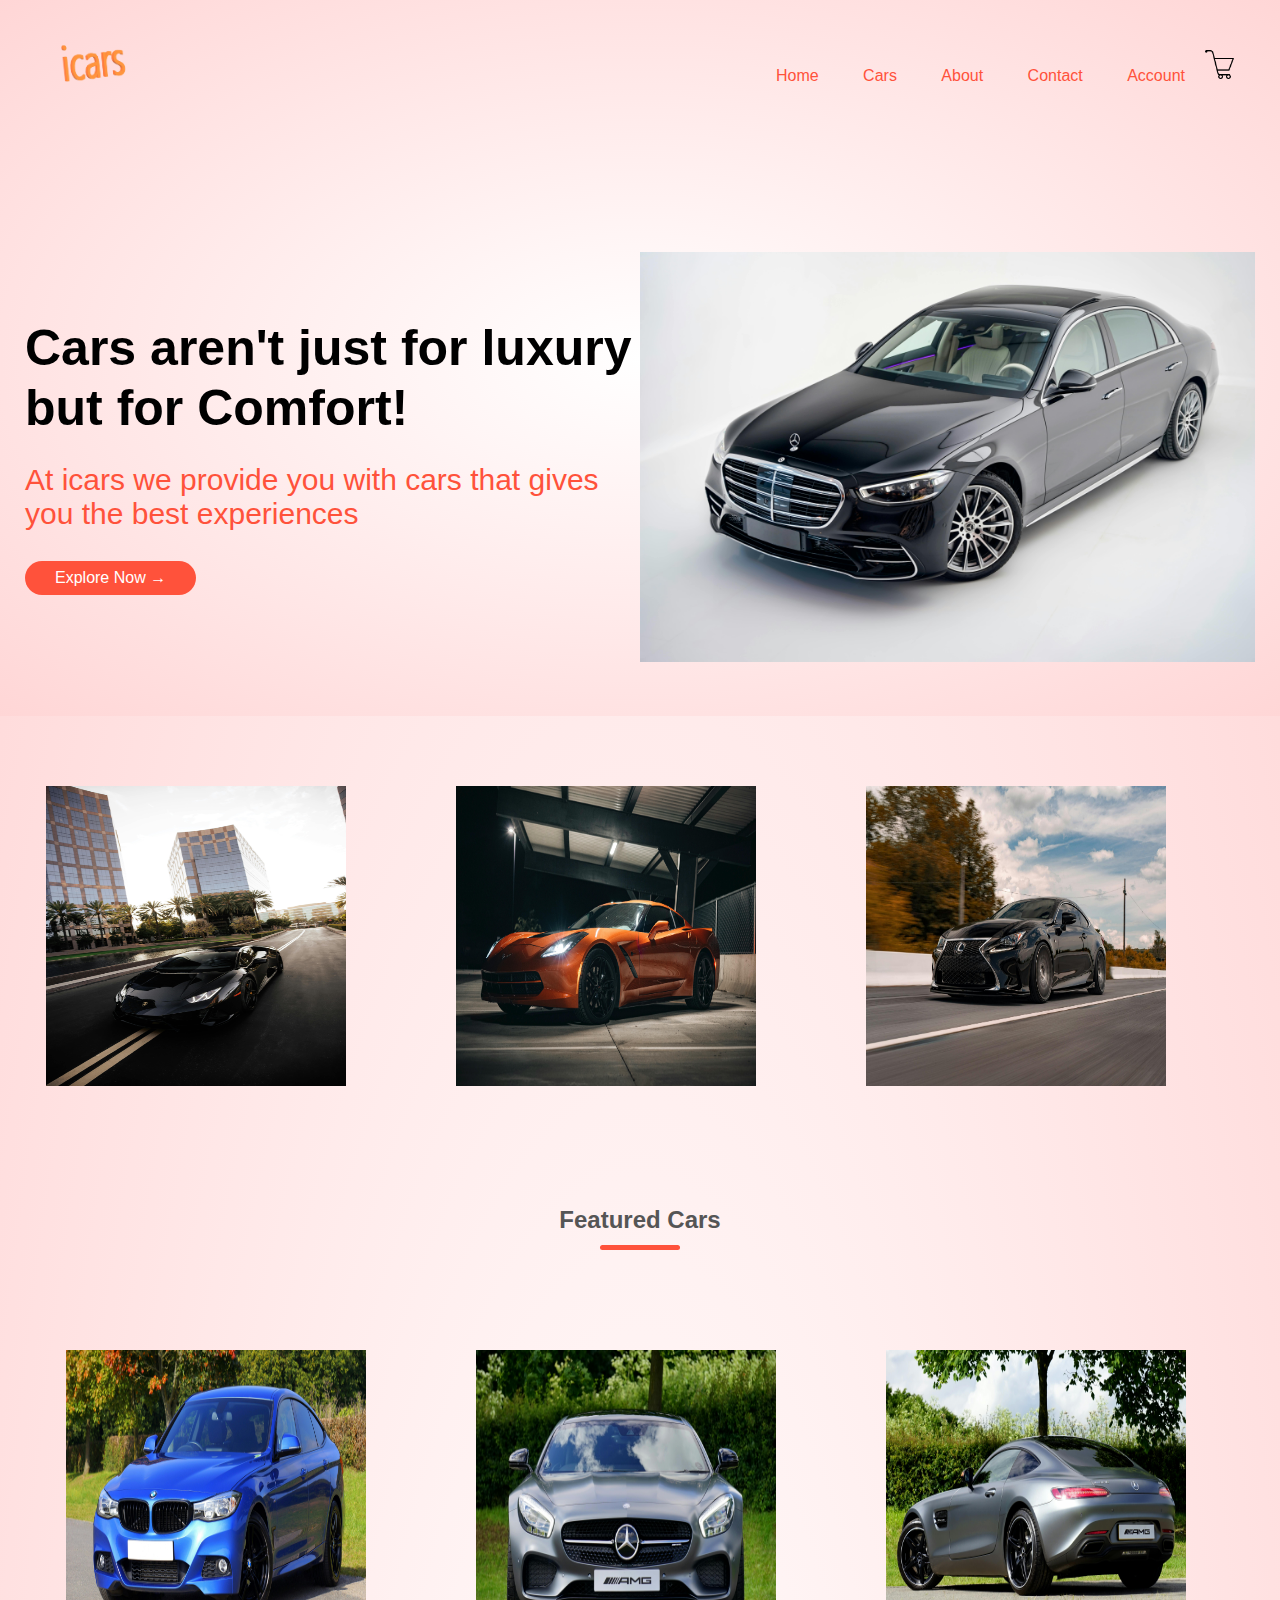
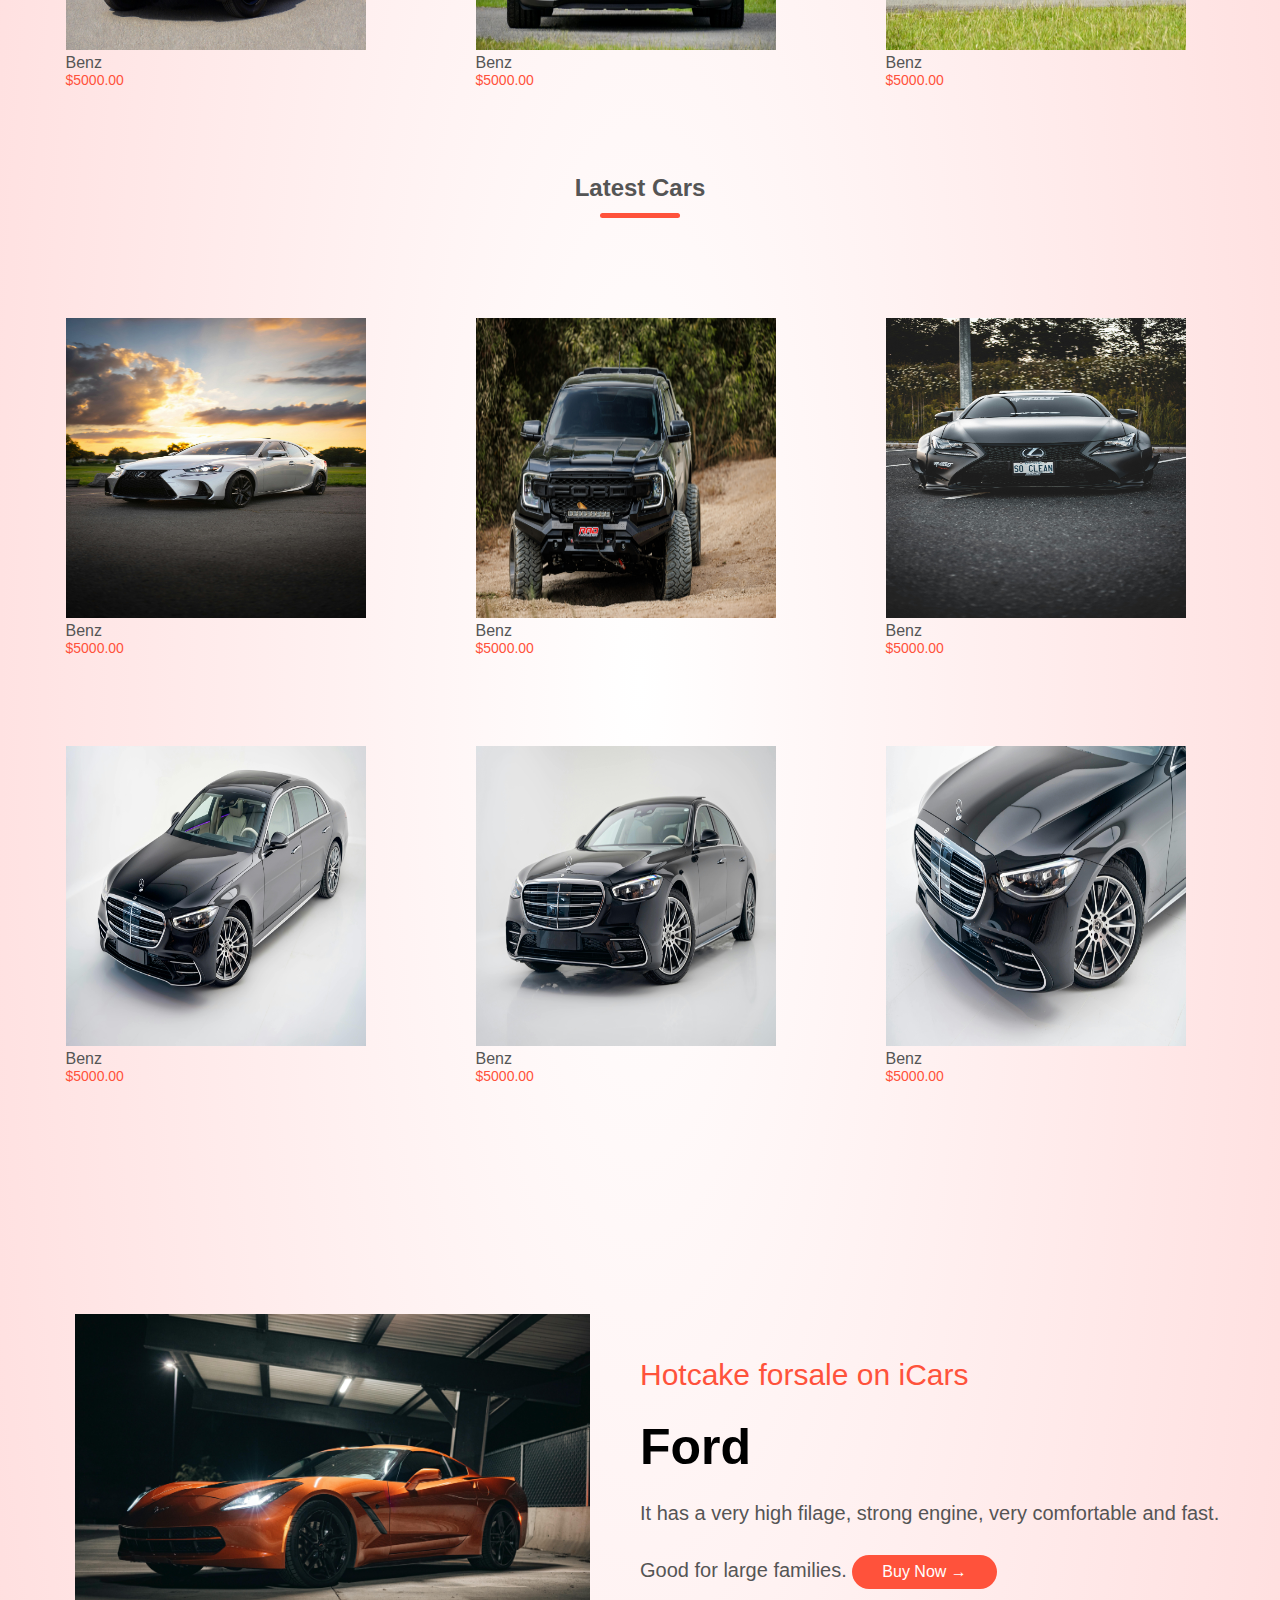
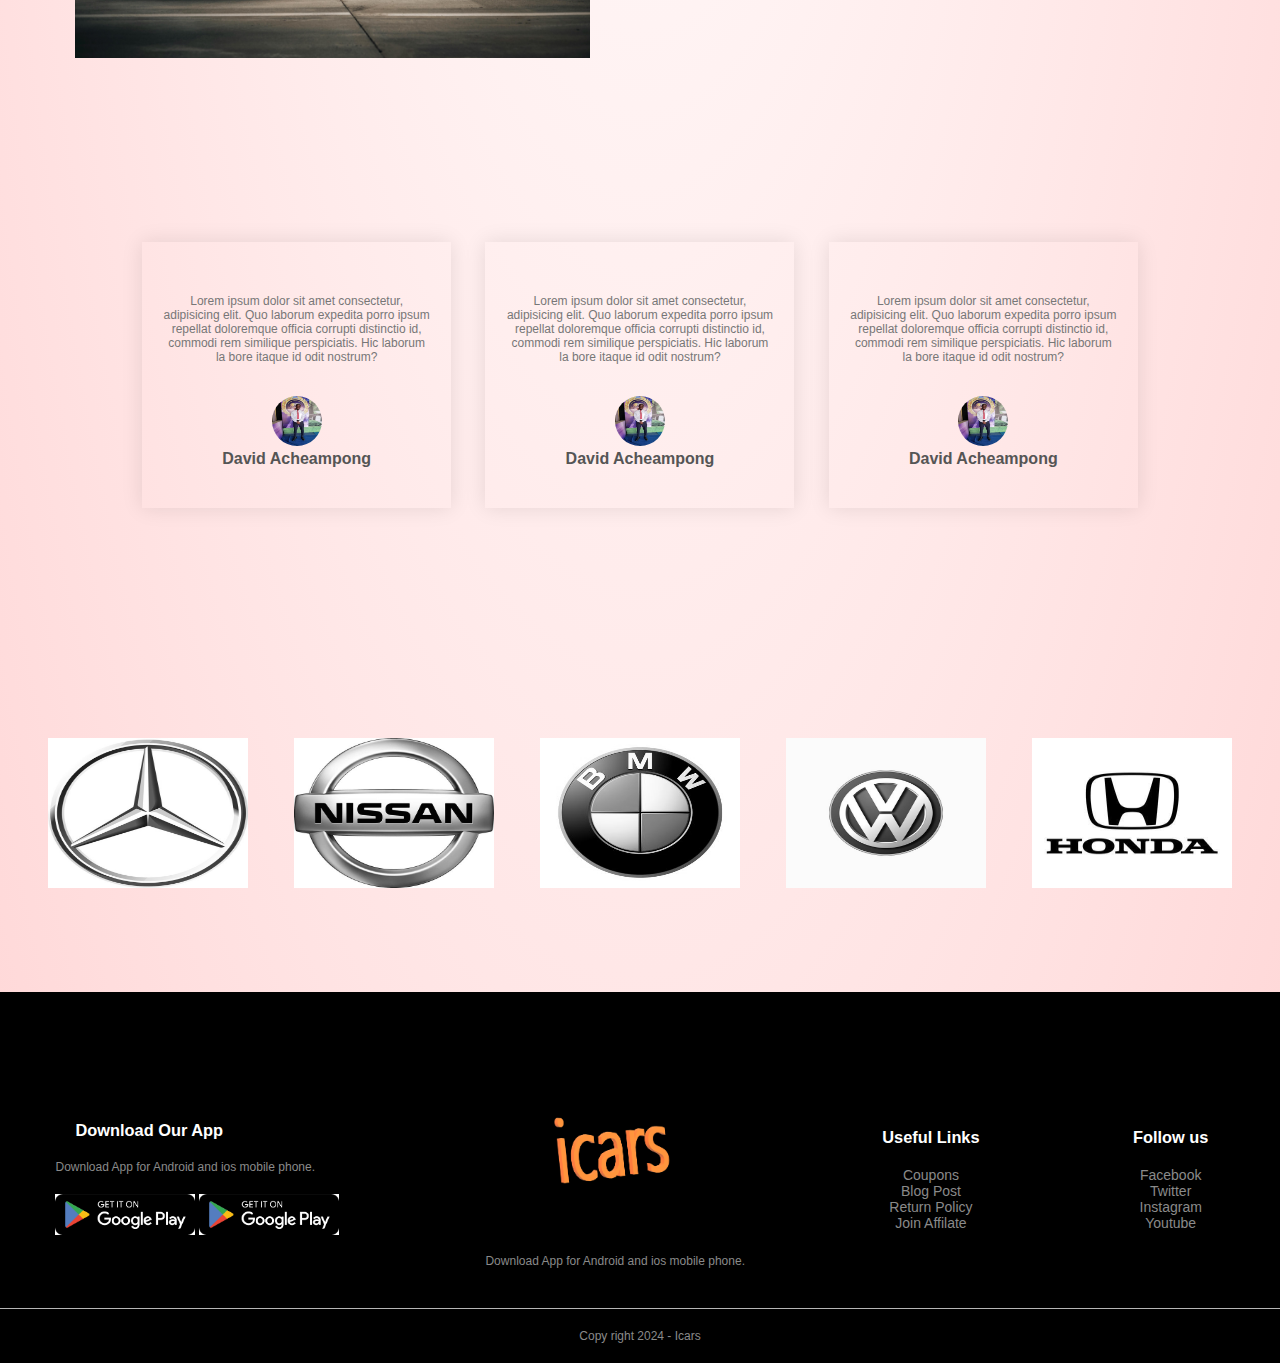
<file: index.html>
<!DOCTYPE html>
<html lang="en">
<head>
    <meta charset="UTF-8">
    <meta name="viewport" content="width=device-width, initial-scale=1.0">
    <title>icars</title>
    <link rel="stylesheet" href="style.css">
</head>
<body>

    <div class="header">
        <div class="container">
            <div class="navbar">
                <div class="logo">
                    <a href="index.html"><img src="img/LL.png" width="100px"></a>
                </div>
                <nav>
                    <ul id="MenuItems">
                        <li><a href="index.html">Home</a></li>
                        <li><a href="cars.html">Cars</a></li>
                        <li><a href="">About</a></li>
                        <li><a href="">Contact</a></li>
                        <li><a href="acc.html">Account</a></li>
                    </ul>
                </nav>
               <a href="cart.html"><img src="img/cart.png" width="30px" height="30px"></a> 
                <img src="img/menu.png" class="menu-icon" onclick="menutoggle()">
            </div>
            <div class="row">
                <div class="col-2">
                    <h1>Cars aren't just for luxury<br> but for Comfort!</h1>
                    <p>At icars we provide you with cars that gives <br> you the best experiences</p>
                    <a href="" class="btn">Explore Now &#8594;</a>
                </div>
                <div class="col-2">
                    <img src="img/5.jpg" >
                </div>
    
            </div>
        </div>   

    </div>

    <!---------------featured categories------------->
    <div class="categories">
        <div class="small-container">
            <div class="row">
                <div class="col-3">
                    <img src="img/1.jpg">
                </div>
                <div class="col-3">
                    <img src="img/10.jpg">
                </div>
                <div class="col-3">
                    <img src="img/9.jpg">
                </div>
            </div>
        </div>
        
    </div>

    <!-----------------featured Cars------------>
    <div class="small-container">
        <h2 class="title">Featured Cars</h2>
        <div class="row">
            <div class="col-4">
                <a href="Cars-details.html"><img src="img/15.jpg"></a>
                <h4>Benz</h4>
                <p>$5000.00</p>
                <div class="rating">

                </div>
            </div>
            <div class="col-4">
                <img src="img/14.jpg">
                <h4>Benz</h4>
                <p>$5000.00</p>
            </div>
            <div class="col-4">
                <img src="img/13.jpg">
                <h4>Benz</h4>
                <p>$5000.00</p>
            </div>
        </div>

        <h2 class="title">Latest Cars</h2>
        <div class="row">
            <div class="col-4">
                <img src="img/2.jpg">
                <h4>Benz</h4>
                <p>$5000.00</p>
                <div class="rating">

                </div>
            </div>
            <div class="col-4">
                <img src="img/3.jpg">
                <h4>Benz</h4>
                <p>$5000.00</p>
            </div>
            <div class="col-4">
                <img src="img/4.jpg">
                <h4>Benz</h4>
                <p>$5000.00</p>
            </div>
        </div>
        <div class="row">
            <div class="col-4">
                <img src="img/5.jpg">
                <h4>Benz</h4>
                <p>$5000.00</p>
                <div class="rating">

                </div>
            </div>
            <div class="col-4">
                <img src="img/6.jpg">
                <h4>Benz</h4>
                <p>$5000.00</p>
            </div>
            <div class="col-4">
                <img src="img/7.jpg">
                <h4>Benz</h4>
                <p>$5000.00</p>
            </div>
        </div>

    </div>

    <!-----------------offer------------>
    <div class="offer">
        <div class="small-container">
            <div class="row">
                <div class="col-2">
                    <img src="img/10.jpg" class="offer-img">
                </div>
                <div class="col-2">
                    <p>Hotcake forsale on iCars</p>
                    <h1>Ford</h1>
                    <small>
                        It has a very high filage, strong engine, very comfortable and fast. Good for large
                        families.
                    </small>
                    <a href="" class="btn">Buy Now &#8594;</a>
                </div>
            </div>
        </div>
    </div>
    
<!-----      testimonial-  ------>
    <div class="testimonial">
        <div class="small-container">
            <div class="row">
                <div class="col-3" >
                    <div class="tim">
                        <p class="tp">
                            Lorem ipsum dolor sit amet consectetur, adipisicing elit. Quo 
                            laborum expedita porro ipsum repellat doloremque officia corrupti
                             distinctio id, commodi rem similique perspiciatis. Hic laborum la
                             bore itaque id odit nostrum?
                        </p>
                        <img src="img/Ppic.jpeg">
                        <h3>David Acheampong</h3>
                    </div>
                </div>
                <div class="col-3" >
                    <div class="tim">
                        <p class="tp">
                            Lorem ipsum dolor sit amet consectetur, adipisicing elit. Quo 
                            laborum expedita porro ipsum repellat doloremque officia corrupti
                             distinctio id, commodi rem similique perspiciatis. Hic laborum la
                             bore itaque id odit nostrum?
                        </p>
                        <img src="img/Ppic.jpeg">
                        <h3>David Acheampong</h3>
                    </div>
                </div>
                <div class="col-3" >
                    <div class="tim">
                        <p class="tp">
                            Lorem ipsum dolor sit amet consectetur, adipisicing elit. Quo 
                            laborum expedita porro ipsum repellat doloremque officia corrupti
                             distinctio id, commodi rem similique perspiciatis. Hic laborum la
                             bore itaque id odit nostrum?
                        </p>
                        <img src="img/Ppic.jpeg">
                        <h3>David Acheampong</h3>
                    </div>
                </div>
            </div>
        </div>
    </div>

    <!-----     Brands-  ------>
    <div class="brands">
        <div class="small-container">
            <div class="row">
                <div class="col-5">
                    <img src="img/mercedes.jpg">
                </div>
                <div class="col-5">
                    <img src="img/nissan.jpg">
                </div>
                <div class="col-5">
                    <img src="img/bmw logo.jpg">
                </div>
                <div class="col-5">
                    <img src="img/vw.jpg">
                </div>
                <div class="col-5">
                    <img src="img/honda.jpg">
                </div>
            </div>

        </div>
    </div>

    <!-----   footer  ------>
    <div class="footer">
        <div class="container">
            <div class="row">
                <div class="footer-col-1">
                    <h3>Download Our App</h3>
                    <p>Download App for Android and ios mobile phone.</p>
                    <div class="app-logo">
                        <img src="img/plays.png">
                        <img src="img/plays.png">
                    </div>
                </div>
                <div class="footer-col-2">
                    <img src="img/LL.png">
                    <p>Download App for Android and ios mobile phone.</p>
                </div>
                <div class="footer-col-3">
                    <h3>Useful Links</h3>
                    <ul>
                        <li>Coupons</li>
                        <li>Blog Post</li>
                        <li>Return Policy</li>
                        <li>Join Affilate</li>
                    </ul>
                </div>
                <div class="footer-col-4">
                    <h3>Follow us</h3>
                    <ul>
                        <li>Facebook</li>
                        <li>Twitter</li>
                        <li>Instagram</li>
                        <li>Youtube</li>
                    </ul>
                </div>
            </div>
        </div>
        <hr>
        <p class="copyright">Copy right 2024 - Icars</p>
    </div>
    
   <!---------js for toggle menu  -->
   <script>
    var MenuItems = document.getElementById("MenuItems");

    MenuItems.style.maxHeight = "0px"

    function menutoggle(){

        if (MenuItems.style.maxHeight == "0px")
        {
            MenuItems.style.maxHeight = "200px"
        }
        else
        {
            MenuItems.style.maxHeight = "0px"
        }
    }
   </script>

</body>
</html>
</file>
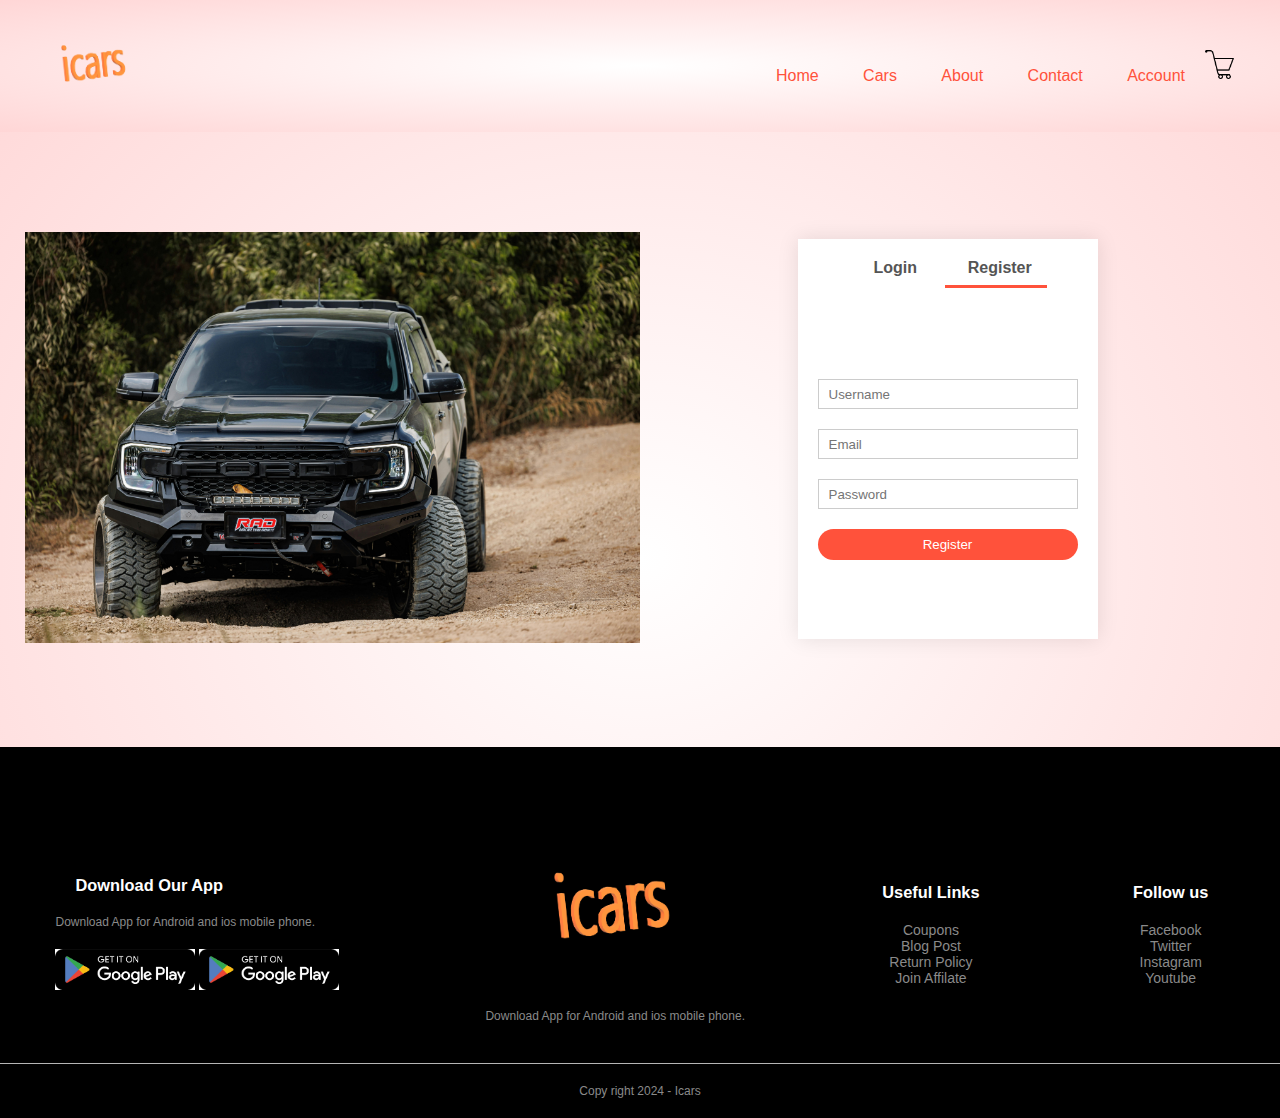
<file: acc.html>
<!DOCTYPE html>
<html lang="en">
<head>
    <meta charset="UTF-8">
    <meta name="viewport" content="width=device-width, initial-scale=1.0">
    <title>Account - icars</title>
    <link rel="stylesheet" href="style.css">
</head>
<body>
    <div class="header">
        <div class="container">
            <div class="navbar">
                <div class="logo">
                    <a href="index.html"><img src="img/LL.png" width="100px"></a>
                </div>
                <nav>
                    <ul id="MenuItems">
                        <li><a href="index.html">Home</a></li>
                        <li><a href="cars.html">Cars</a></li>
                        <li><a href="">About</a></li>
                        <li><a href="">Contact</a></li>
                        <li><a href="acc.html">Account</a></li>
                    </ul>
                </nav>
               <a href="cart.html"><img src="img/cart.png" width="30px" height="30px"></a> 
                <img src="img/menu.png" class="menu-icon" onclick="menutoggle()">
            </div>
        </div>   
    </div>

    <!------------------ account page ----------------->
    <div class="account-page">
        <div class="container">
            <div class="row">
                <div class="col-2">
                    <img src="img/3.jpg" width="100%">
                </div>
                <div class="col-2">
                    <div class="form-container">
                        <div class="form-btn">
                            <span onclick="login()">Login</span>
                            <span onclick="register()">Register</span>
                            <hr id="Indicator">   
                        </div>

                        <form id="LoginForm">
                           <input type="text" placeholder="Username"> 
                           <input type="password" placeholder="Password">
                           <button type="submit" class="btn">Login</button>
                           <a href="">Forgot password</a> 
                        </form>

                        <form id="RegForm">
                            <input type="text" placeholder="Username"> 
                            <input type="email" placeholder="Email"> 
                            <input type="password" placeholder="Password">
                            <button type="submit" class="btn">Register</button>
                         </form>
                    </div>
                </div>
            </div>
        </div>
    </div>


    

    <!-----   footer  ------>
    <div class="footer">
        <div class="container">
            <div class="row">
                <div class="footer-col-1">
                    <h3>Download Our App</h3>
                    <p>Download App for Android and ios mobile phone.</p>
                    <div class="app-logo">
                        <img src="img/plays.png">
                        <img src="img/plays.png">
                    </div>
                </div>
                <div class="footer-col-2">
                    <img src="img/LL.png">
                    <p>Download App for Android and ios mobile phone.</p>
                </div>
                <div class="footer-col-3">
                    <h3>Useful Links</h3>
                    <ul>
                        <li>Coupons</li>
                        <li>Blog Post</li>
                        <li>Return Policy</li>
                        <li>Join Affilate</li>
                    </ul>
                </div>
                <div class="footer-col-4">
                    <h3>Follow us</h3>
                    <ul>
                        <li>Facebook</li>
                        <li>Twitter</li>
                        <li>Instagram</li>
                        <li>Youtube</li>
                    </ul>
                </div>
            </div>
        </div>
        <hr>
        <p class="copyright">Copy right 2024 - Icars</p>
    </div>
    
   <!-------------- js for toggle menu  ---------->
   <script>
    var MenuItems = document.getElementById("MenuItems");

    MenuItems.style.maxHeight = "0px"

    function menutoggle(){

        if (MenuItems.style.maxHeight == "0px")
        {
            MenuItems.style.maxHeight = "200px"
        }
        else
        {
            MenuItems.style.maxHeight = "0px"
        }
    }
   </script>  

   <!-------------- js for toggle Form  ---------->

   <script>
    var LoginForm = document.getElementById("LoginForm");
    var RegForm = document.getElementById("RegForm");
    var Indicator = document.getElementById("Indicator");


       
    function register(){
            RegForm.style.transform = "translateX(0px)";
            LoginForm.style.transform = "translateX(0px)";
            Indicator.style.transform = "translateX(100px)"
        }


      function login(){
            RegForm.style.transform = "translateX(300px)";
            LoginForm.style.transform = "translateX(300px)";
            Indicator.style.transform = "translateX(0px)"
        }    

   </script>

</body>
</html>
</file>
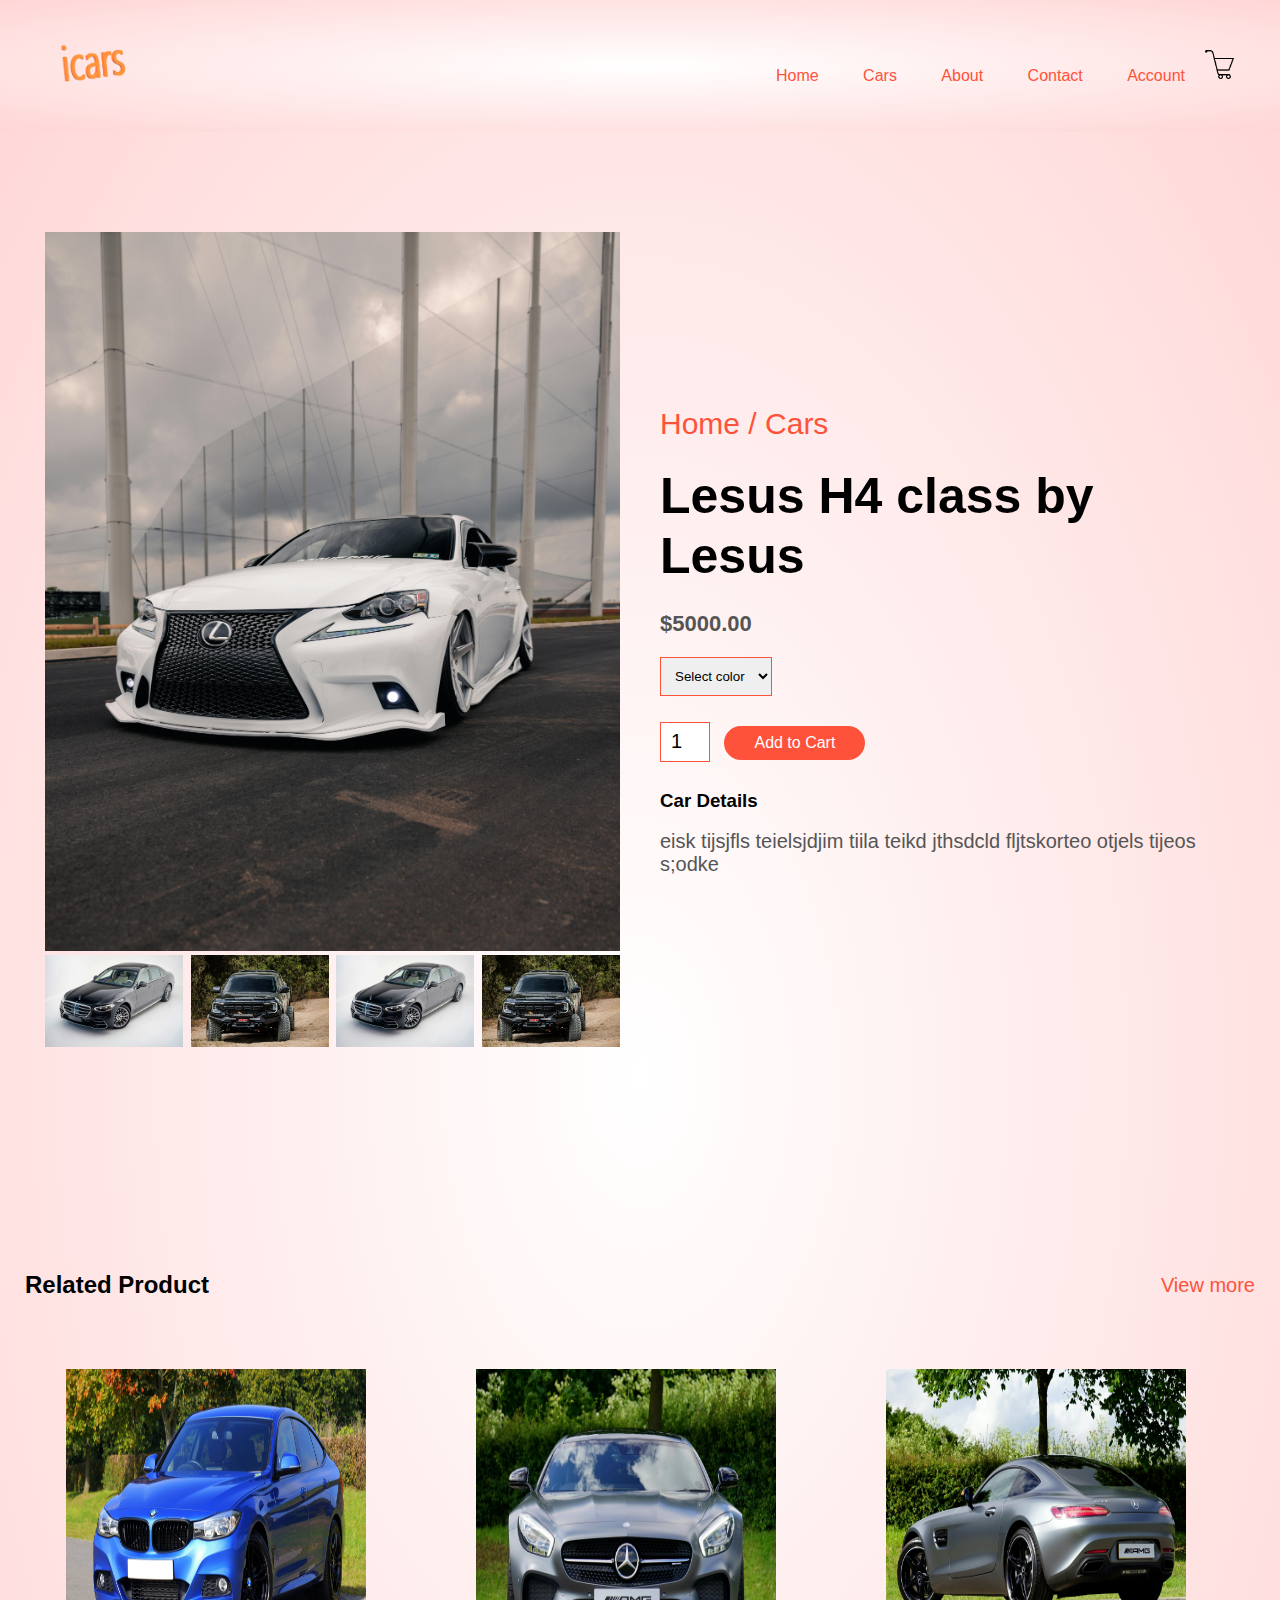
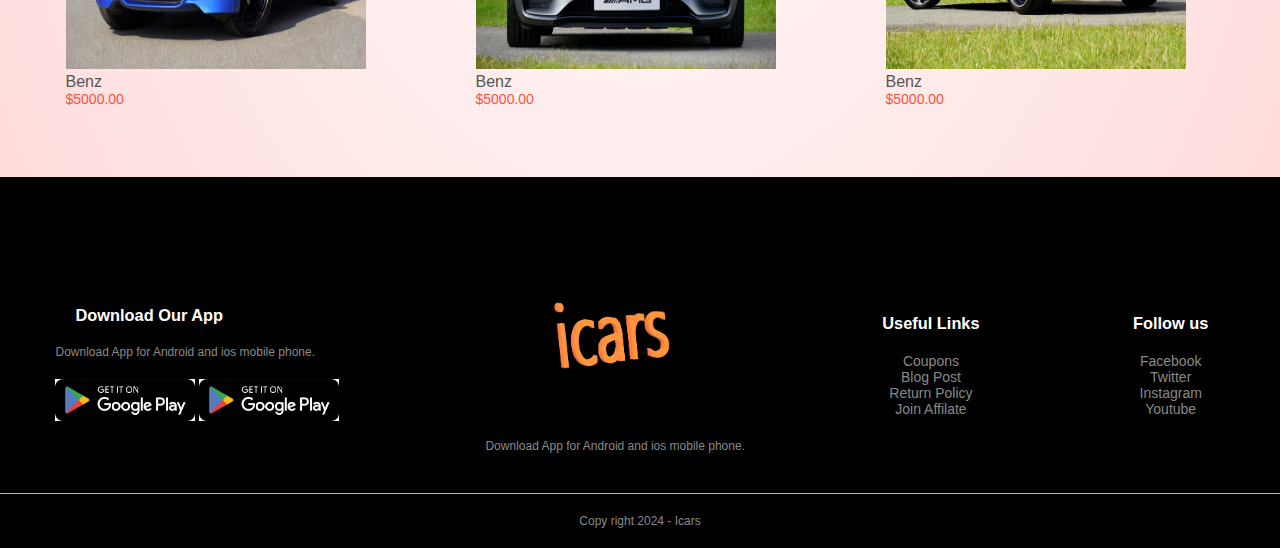
<file: Cars-details.html>
<!DOCTYPE html>
<html lang="en">
<head>
    <meta charset="UTF-8">
    <meta name="viewport" content="width=device-width, initial-scale=1.0">
    <title>All Cars - icars</title>
    <link rel="stylesheet" href="style.css">
</head>
<body>
    <div class="header">
        <div class="container">
            <div class="navbar">
                <div class="logo">
                    <a href="index.html"><img src="img/LL.png" width="100px"></a>
                </div>
                <nav>
                    <ul id="MenuItems">
                        <li><a href="index.html">Home</a></li>
                        <li><a href="cars.html">Cars</a></li>
                        <li><a href="">About</a></li>
                        <li><a href="">Contact</a></li>
                        <li><a href="acc.html">Account</a></li>
                    </ul>
                </nav>
               <a href="cart.html"><img src="img/cart.png" width="30px" height="30px"></a> 
                <img src="img/menu.png" class="menu-icon" onclick="menutoggle()">
            </div>   
        </div>   
    </div>

<!-----------single product details ------------->    

    <div class="small-container single-car">
        <div class="row">
            <div class="col-2">
                <img src="img/11.jpg" width="100%" id="CarImg">
                <div class="small-img-row">
                    <div class="small-img-col">
                        <img src="img/5.jpg" width="100%" class="small-img">
                    </div>
                    <div class="small-img-col">
                        <img src="img/3.jpg" width="100%" class="small-img">
                    </div>
                    <div class="small-img-col">
                        <img src="img/5.jpg" width="100%" class="small-img">
                    </div>
                    <div class="small-img-col">
                        <img src="img/3.jpg" width="100%" class="small-img">
                    </div>
                </div>


            </div>
            <div class="col-2">
                <p>Home / Cars</p>
                <h1>Lesus H4 class by Lesus</h1>
                <h4>$5000.00</h4>
                <select >
                    <option>Select color</option>
                    <option>Black</option>
                    <option>Red</option>
                    <option>White</option>
                </select>
                <input type="number" value="1">
                <a href="" class="btn">Add to Cart</a>

                <h3>Car Details <i class="fa fa-indent"></i></h3>
                <br>
                <p id="cd">eisk tijsjfls teielsjdjim tiila teikd jthsdcld 
                    fljtskorteo otjels  tijeos s;odke 
                </p>
            </div>
        </div>
    </div>

   <!---------- title  ---------------------->
   <div class="small-container">
        <div class="row row-2">
            <h2>Related Product</h2>
            <p>View more</p>
        </div>
   </div>


      <!---------- Cars  ---------------------->
    <div class="small-container">

        <div class="row">
            <div class="col-4">
                <img src="img/15.jpg">
                <h4>Benz</h4>
                <p>$5000.00</p>
                <div class="rating">

                </div>
            </div>
            <div class="col-4">
                <img src="img/14.jpg">
                <h4>Benz</h4>
                <p>$5000.00</p>
            </div>
            <div class="col-4">
                <img src="img/13.jpg">
                <h4>Benz</h4>
                <p>$5000.00</p>
            </div>
        </div>
    </div>


    <!-----   footer  ------>
    <div class="footer">
        <div class="container">
            <div class="row">
                <div class="footer-col-1">
                    <h3>Download Our App</h3>
                    <p>Download App for Android and ios mobile phone.</p>
                    <div class="app-logo">
                        <img src="img/plays.png">
                        <img src="img/plays.png">
                    </div>
                </div>
                <div class="footer-col-2">
                    <img src="img/LL.png">
                    <p>Download App for Android and ios mobile phone.</p>
                </div>
                <div class="footer-col-3">
                    <h3>Useful Links</h3>
                    <ul>
                        <li>Coupons</li>
                        <li>Blog Post</li>
                        <li>Return Policy</li>
                        <li>Join Affilate</li>
                    </ul>
                </div>
                <div class="footer-col-4">
                    <h3>Follow us</h3>
                    <ul>
                        <li>Facebook</li>
                        <li>Twitter</li>
                        <li>Instagram</li>
                        <li>Youtube</li>
                    </ul>
                </div>
            </div>
        </div>
        <hr>
        <p class="copyright">Copy right 2024 - Icars</p>
    </div>
    
   <!---------js for toggle menu  -->
   <script>
    var MenuItems = document.getElementById("MenuItems");

    MenuItems.style.maxHeight = "0px"

    function menutoggle(){

        if (MenuItems.style.maxHeight == "0px")
        {
            MenuItems.style.maxHeight = "200px"
        }
        else
        {
            MenuItems.style.maxHeight = "0px"
        }
    }
   </script>


<!--------------js for car gallery --------->

   <script>
        var CarImg = document.getElementById("CarImg");
        var SmallImg = document.getElementsByClassName("small-img");

        SmallImg[0].onclick = function()
        {
            CarImg.src = SmallImg[0].src;
        }
        SmallImg[1].onclick = function()
        {
            CarImg.src = SmallImg[1].src;
        }
        SmallImg[2].onclick = function()
        {
            CarImg.src = SmallImg[2].src;
        }
        SmallImg[3].onclick = function()
        {
            CarImg.src = SmallImg[3].src;
        }

   </script>

</body>
</html>
</file>
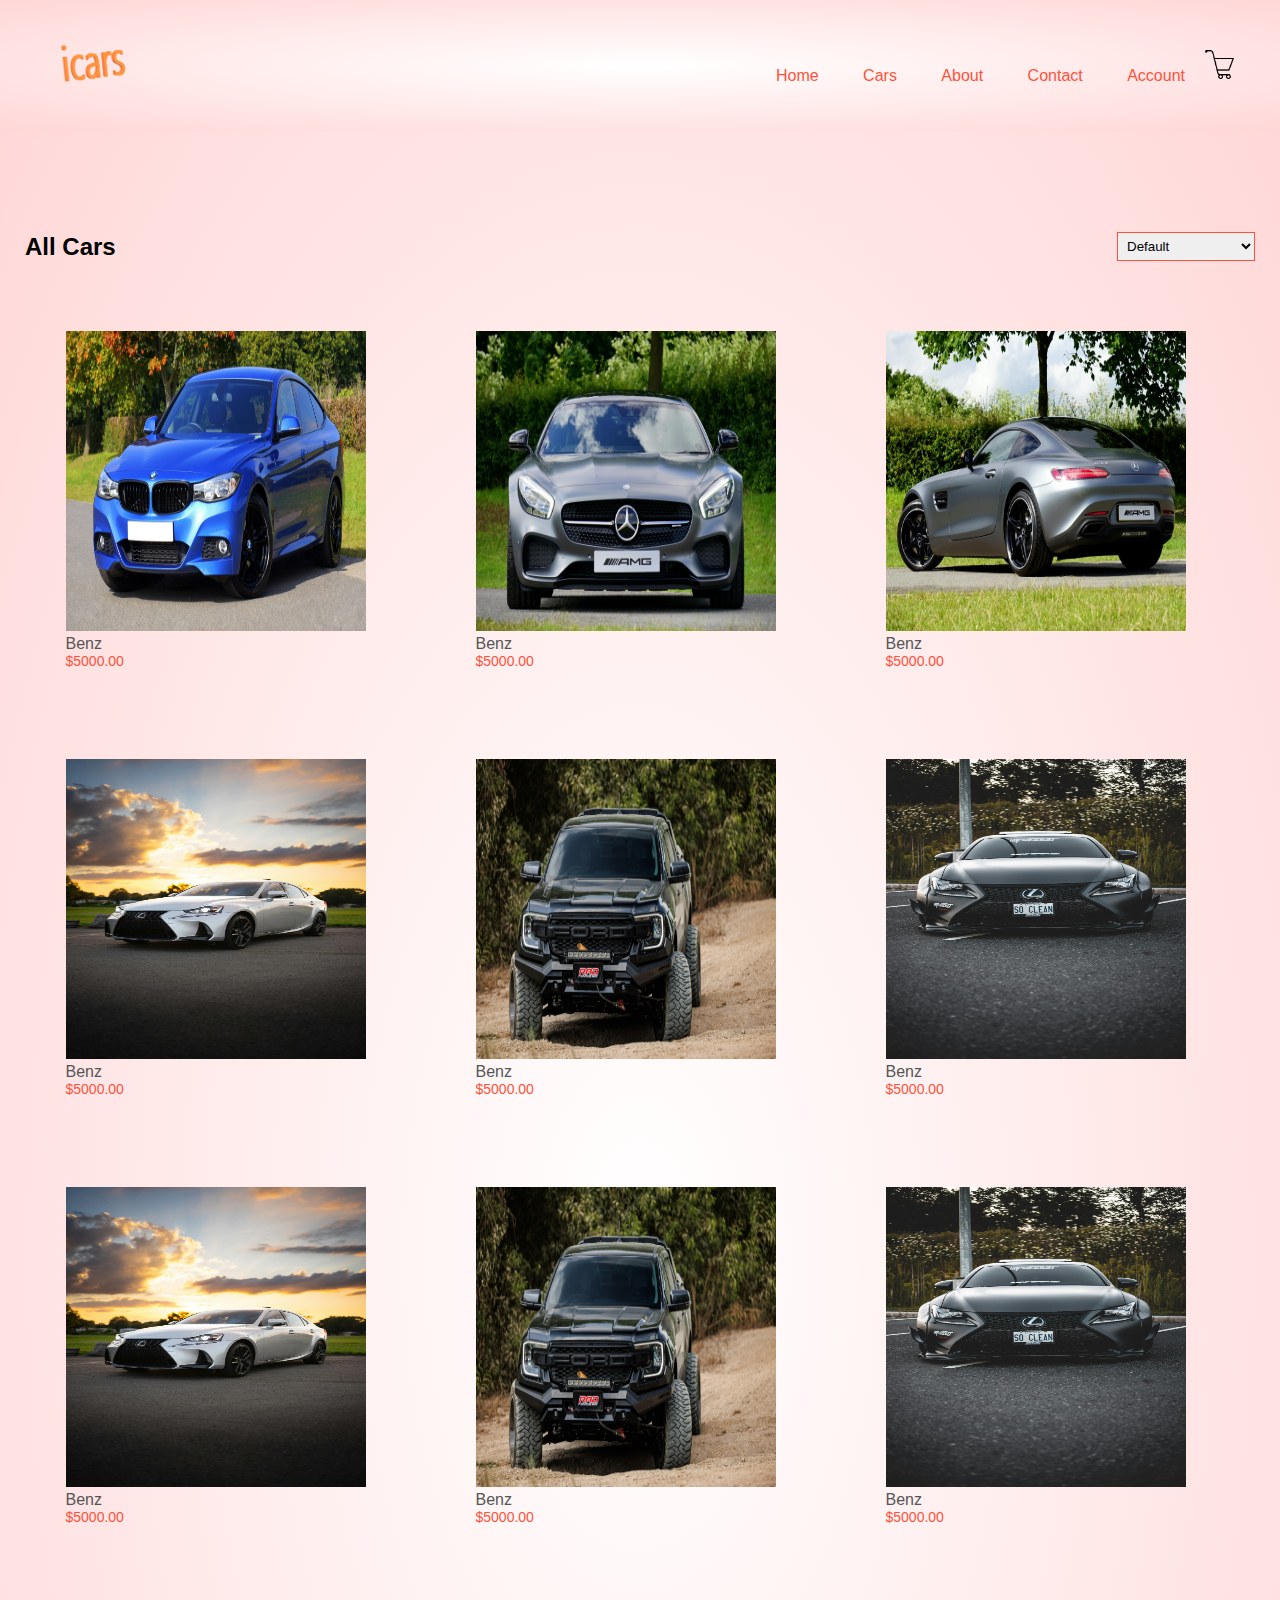
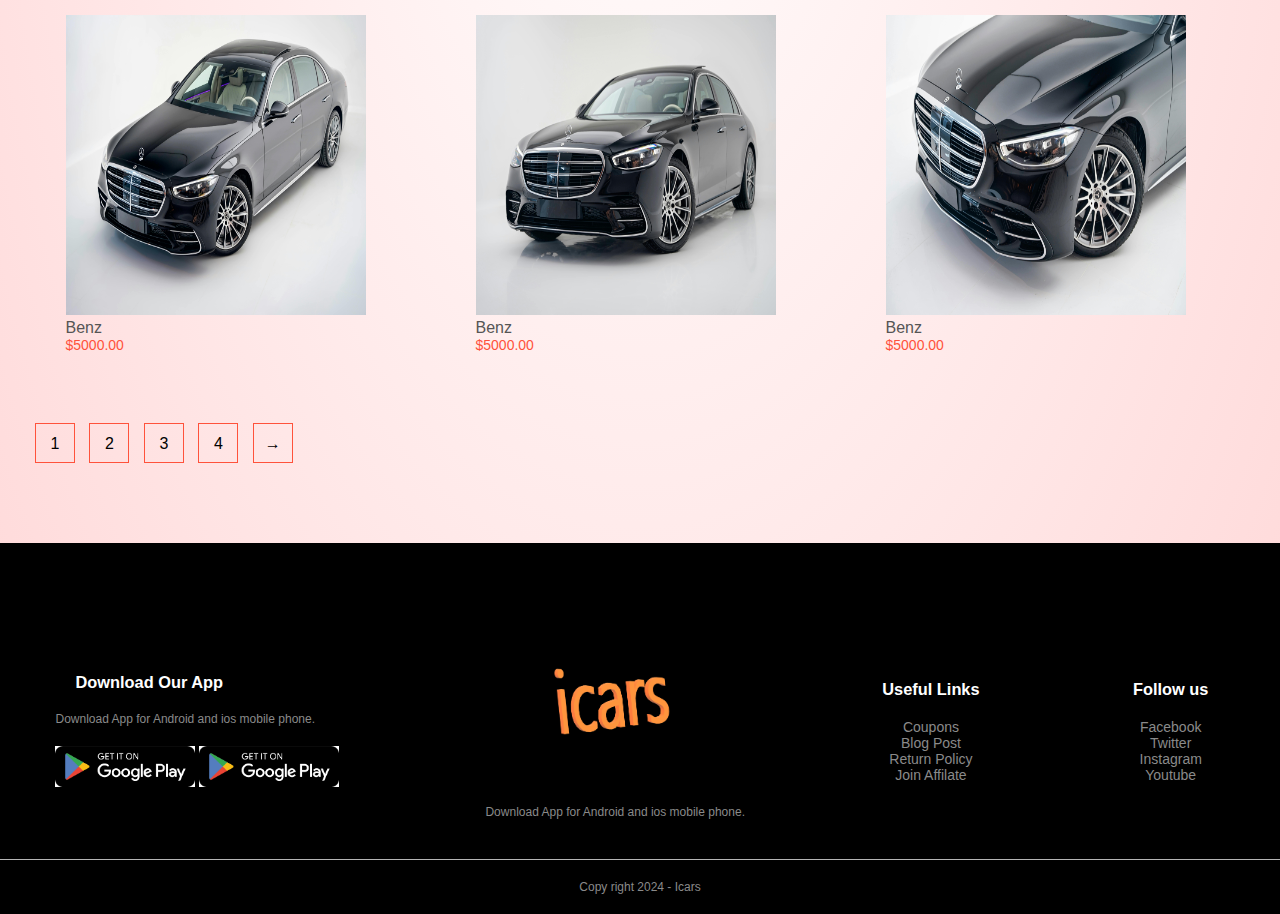
<file: cars.html>
<!DOCTYPE html>
<html lang="en">
<head>
    <meta charset="UTF-8">
    <meta name="viewport" content="width=device-width, initial-scale=1.0">
    <title>All Cars - icars</title>
    <link rel="stylesheet" href="style.css">
</head>
<body>
    <div class="header">
        <div class="container">
            <div class="navbar">
                <div class="logo">
                    <a href="index.html"><img src="img/LL.png" width="100px"></a>
                </div>
                <nav>
                    <ul id="MenuItems">
                        <li><a href="index.html">Home</a></li>
                        <li><a href="cars.html">Cars</a></li>
                        <li><a href="">About</a></li>
                        <li><a href="">Contact</a></li>
                        <li><a href="acc.html">Account</a></li>
                    </ul>
                </nav>
               <a href="cart.html"><img src="img/cart.png" width="30px" height="30px"></a> 
                <img src="img/menu.png" class="menu-icon" onclick="menutoggle()">
            </div>   
        </div>   
    </div>

    <div class="small-container">
        <div class="row row-2">
            <h2>All Cars</h2>
            <select>
                <option>Default</option>
                <option>Sort by Price</option>
                <option>Sort by Popularity</option>
                <option>Sort by Sale</option>
            </select>
        </div>

        <div class="row">
            <div class="col-4">
                <img src="img/15.jpg">
                <h4>Benz</h4>
                <p>$5000.00</p>
                <div class="rating">

                </div>
            </div>
            <div class="col-4">
                <img src="img/14.jpg">
                <h4>Benz</h4>
                <p>$5000.00</p>
            </div>
            <div class="col-4">
                <img src="img/13.jpg">
                <h4>Benz</h4>
                <p>$5000.00</p>
            </div>
        </div>
        <div class="row">
            <div class="col-4">
                <img src="img/2.jpg">
                <h4>Benz</h4>
                <p>$5000.00</p>
                <div class="rating">

                </div>
            </div>
            <div class="col-4">
                <img src="img/3.jpg">
                <h4>Benz</h4>
                <p>$5000.00</p>
            </div>
            <div class="col-4">
                <img src="img/4.jpg">
                <h4>Benz</h4>
                <p>$5000.00</p>
            </div>
        </div>
        <div class="row">
            <div class="col-4">
                <img src="img/2.jpg">
                <h4>Benz</h4>
                <p>$5000.00</p>
                <div class="rating">

                </div>
            </div>
            <div class="col-4">
                <img src="img/3.jpg">
                <h4>Benz</h4>
                <p>$5000.00</p>
            </div>
            <div class="col-4">
                <img src="img/4.jpg">
                <h4>Benz</h4>
                <p>$5000.00</p>
            </div>
        </div>
        <div class="row">
            <div class="col-4">
                <img src="img/5.jpg">
                <h4>Benz</h4>
                <p>$5000.00</p>
                <div class="rating">

                </div>
            </div>
            <div class="col-4">
                <img src="img/6.jpg">
                <h4>Benz</h4>
                <p>$5000.00</p>
            </div>
            <div class="col-4">
                <img src="img/7.jpg">
                <h4>Benz</h4>
                <p>$5000.00</p>
            </div>
        </div>

        <div class="page-btn">
            <span>1</span>
            <span>2</span>
            <span>3</span>
            <span>4</span>
            <span>&#8594;</span>
        </div>


    </div>


    <!-----   footer  ------>
    <div class="footer">
        <div class="container">
            <div class="row">
                <div class="footer-col-1">
                    <h3>Download Our App</h3>
                    <p>Download App for Android and ios mobile phone.</p>
                    <div class="app-logo">
                        <img src="img/plays.png">
                        <img src="img/plays.png">
                    </div>
                </div>
                <div class="footer-col-2">
                    <img src="img/LL.png">
                    <p>Download App for Android and ios mobile phone.</p>
                </div>
                <div class="footer-col-3">
                    <h3>Useful Links</h3>
                    <ul>
                        <li>Coupons</li>
                        <li>Blog Post</li>
                        <li>Return Policy</li>
                        <li>Join Affilate</li>
                    </ul>
                </div>
                <div class="footer-col-4">
                    <h3>Follow us</h3>
                    <ul>
                        <li>Facebook</li>
                        <li>Twitter</li>
                        <li>Instagram</li>
                        <li>Youtube</li>
                    </ul>
                </div>
            </div>
        </div>
        <hr>
        <p class="copyright">Copy right 2024 - Icars</p>
    </div>
    
   <!---------js for toggle menu  -->
   <script>
    var MenuItems = document.getElementById("MenuItems");

    MenuItems.style.maxHeight = "0px"

    function menutoggle(){

        if (MenuItems.style.maxHeight == "0px")
        {
            MenuItems.style.maxHeight = "200px"
        }
        else
        {
            MenuItems.style.maxHeight = "0px"
        }
    }
   </script>

</body>
</html>
</file>
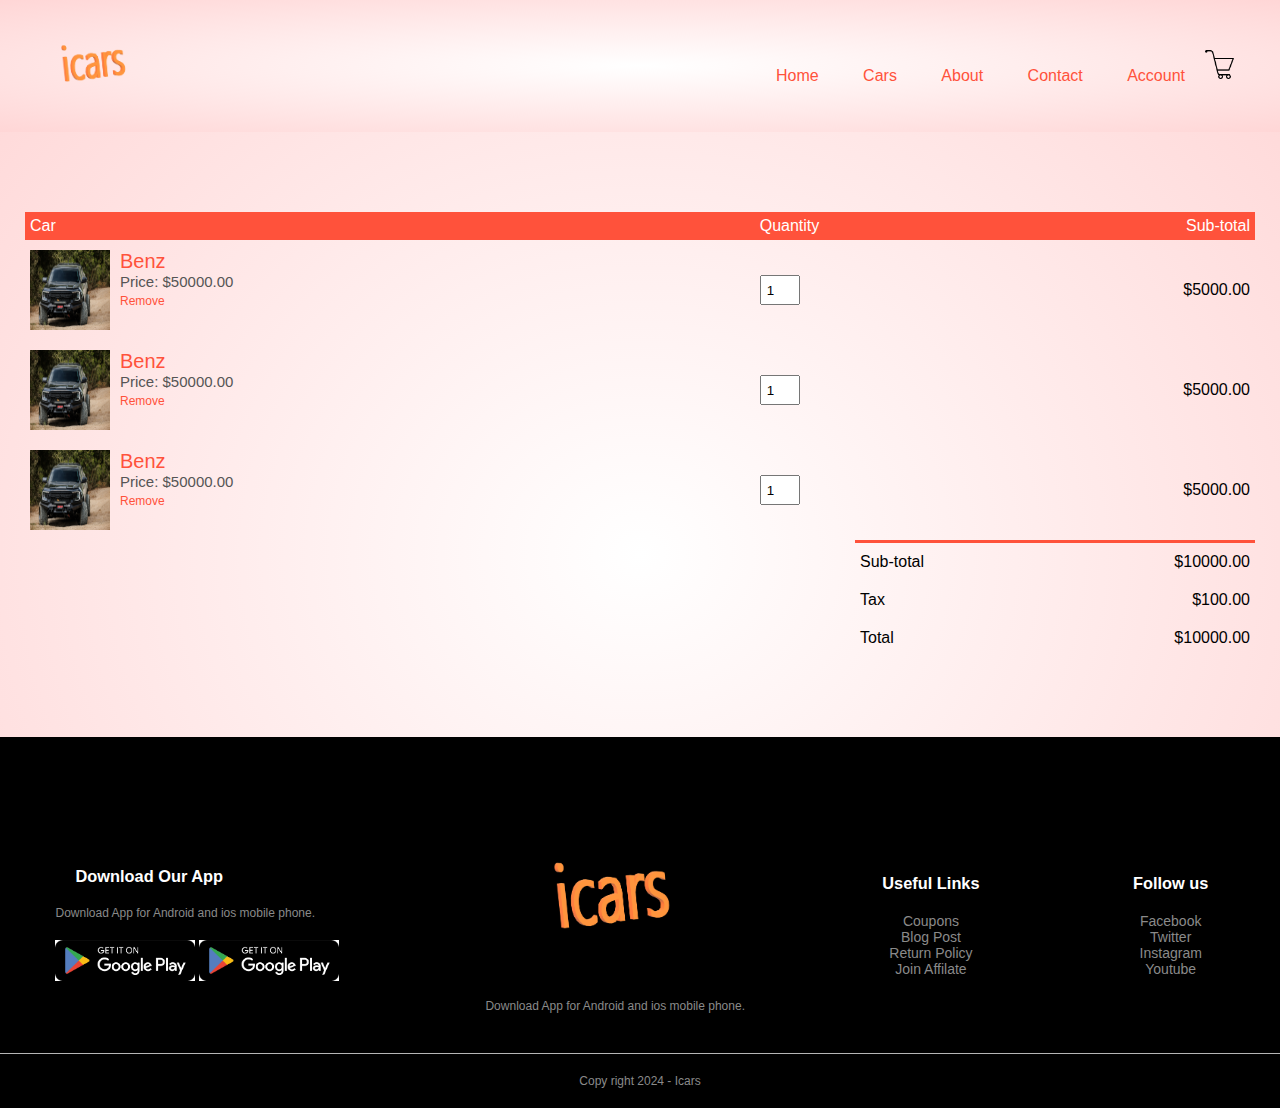
<file: cart.html>
<!DOCTYPE html>
<html lang="en">
<head>
    <meta charset="UTF-8">
    <meta name="viewport" content="width=device-width, initial-scale=1.0">
    <title>Cart - icars</title>
    <link rel="stylesheet" href="style.css">
</head>
<body>
    <div class="header">
        <div class="container">
            <div class="navbar">
                <div class="logo">
                    <a href="index.html"><img src="img/LL.png" width="100px"></a>
                </div>
                <nav>
                    <ul id="MenuItems">
                        <li><a href="index.html">Home</a></li>
                        <li><a href="cars.html">Cars</a></li>
                        <li><a href="">About</a></li>
                        <li><a href="">Contact</a></li>
                        <li><a href="acc.html">Account</a></li>
                    </ul>
                </nav>
               <a href="cart.html"><img src="img/cart.png" width="30px" height="30px"></a> 
                <img src="img/menu.png" class="menu-icon" onclick="menutoggle()">
            </div>   
        </div>   
    </div>

    <!---------Cart Item details ------------>
    <div class="small-container cart-page">
        <table>
            <tr>
                <th>Car</th>
                <th>Quantity</th>
                <th>Sub-total</th>
            </tr>
            <tr>
                <td>
                    <div class="cart-info">
                        <img src="img/3.jpg">
                        <div>
                            <p>Benz</p>
                            <small>Price: $50000.00</small>
                            <br>
                            <a href="">Remove</a>
                        </div>
                    </div> 
                </td>
                <td><input type="number" value="1"></td>
                <td>$5000.00</td>
            </tr>
            <tr>
                <td>
                    <div class="cart-info">
                        <img src="img/3.jpg">
                        <div>
                            <p>Benz</p>
                            <small>Price: $50000.00</small>
                            <br>
                            <a href="">Remove</a>
                        </div>
                    </div> 
                </td>
                <td><input type="number" value="1"></td>
                <td>$5000.00</td>
            </tr>
            <tr>
                <td>
                    <div class="cart-info">
                        <img src="img/3.jpg">
                        <div>
                            <p>Benz</p>
                            <small>Price: $50000.00</small>
                            <br>
                            <a href="">Remove</a>
                        </div>
                    </div> 
                </td>
                <td><input type="number" value="1"></td>
                <td>$5000.00</td>
            </tr>
        </table>

        <div class="total-price">
            <table>
                <tr>
                    <td>Sub-total</td>
                    <td>$10000.00</td>
                </tr>
                <tr>
                    <td>Tax</td>
                    <td>$100.00</td>
                </tr>
                <tr>
                    <td>Total</td>
                    <td>$10000.00</td>
                </tr>
            </table>

        </div>

    </div>



    

    <!-----   footer  ------>
    <div class="footer">
        <div class="container">
            <div class="row">
                <div class="footer-col-1">
                    <h3>Download Our App</h3>
                    <p>Download App for Android and ios mobile phone.</p>
                    <div class="app-logo">
                        <img src="img/plays.png">
                        <img src="img/plays.png">
                    </div>
                </div>
                <div class="footer-col-2">
                    <img src="img/LL.png">
                    <p>Download App for Android and ios mobile phone.</p>
                </div>
                <div class="footer-col-3">
                    <h3>Useful Links</h3>
                    <ul>
                        <li>Coupons</li>
                        <li>Blog Post</li>
                        <li>Return Policy</li>
                        <li>Join Affilate</li>
                    </ul>
                </div>
                <div class="footer-col-4">
                    <h3>Follow us</h3>
                    <ul>
                        <li>Facebook</li>
                        <li>Twitter</li>
                        <li>Instagram</li>
                        <li>Youtube</li>
                    </ul>
                </div>
            </div>
        </div>
        <hr>
        <p class="copyright">Copy right 2024 - Icars</p>
    </div>
    
   <!---------js for toggle menu  -->
   <script>
    var MenuItems = document.getElementById("MenuItems");

    MenuItems.style.maxHeight = "0px"

    function menutoggle(){

        if (MenuItems.style.maxHeight == "0px")
        {
            MenuItems.style.maxHeight = "200px"
        }
        else
        {
            MenuItems.style.maxHeight = "0px"
        }
    }
   </script>  

</body>
</html>
</file>
<file: style.css>
* {
    margin: 0;
    padding: 0;
    box-sizing: border-box;

}

body{
    font-family: 'Poppins', sans-serif;
    background: radial-gradient(#fff,#ffd6d6);
}

.navbar{
    display: flex;
    align-items: center;
    padding: 20px;
}

nav {
    flex: 1;
    text-align: right;

    
}

nav ul{
    display: inline-block;
    list-style-type: none;
}

nav ul li{
    display: inline-block;
    margin: 20px;
}

a {
    text-decoration:none;
    color:#ff523b;
    font-size: 1em;
}

p{
    color:#ff523b;
    font-size: 20px;
    
}

.container{
    max-width: 1300px;
    margin: auto;
    padding-right: 25px;
    padding-left: 25px;
}

.row{
    display: flex;
    align-items: center;
    flex-wrap: wrap;
    justify-content: space-around;
}

.col-2{
    flex-basis: 50%;
    min-width: 300px;
}

.col-2 img{
    max-width: 100%;
    padding: 50px 0;
}

.col-2 h1{
    font-size: 50px;
    line-height: 60px;
    margin: 25px 0;
}

.col-2 p{
    font-size: 30px;
}

.btn{
    display: inline-block;
    background: #ff523b;
    color: #fff;
    padding: 8px 30px;
    margin: 30px 0;
    border-radius: 30px;
    transition: background 0.5s;
}

.btn:hover{
    background: #563434;
}

.header{
    background: radial-gradient(#fff,#ffd6d6);
}

.header .row{
    margin-top: 70px;
}

.categories{
    margin: 70px 0 ;
}

.col-3{
    flex-basis:30%;
    min-width: 250px;
    margin-bottom: 30px;
}

.col-3 img{
    width: 300px;
    height: 300px;
    
}

.small-container{
    max-width: 1300px;
    margin: auto;
    padding-left: 25px;
    padding-right: 25px;
}

.col-4{
    flex-basis: 30%;
    padding: 20px;
    min-width: 250px;
    margin-bottom:50px;
    transition: transform 0.5s;

}

.col-4 img{
    width: 300px;
    height: 300px;
}

.title{
    text-align: center;
    margin: 0 auto 80px;
    position: relative;
    line-height: 60px;
    color: #555;
}

.title::after{
    content: '';
    background: #ff523b;
    width: 80px;
    height: 5px;
    border-radius: 5px;
    position: absolute;
    bottom: 0;
    left: 50%;
    transform:translateX(-50%);

}

h4{
    color: #555;
    font-weight: normal;
}

.col-4 p{
    font-size: 14px;
}

.col-4:hover{
    transform: translateY(-5px);
}
/*------------- offer -------------*/
.offer{
    margin-top: 80px;
    padding: 30px 0;
}

.col-2 .offer-img{
    padding: 50px;
}

small{
    color: #555;
    font-size: 20px;
}

/*-------------testimonial-------------
.tim p{
    font-size: 20px;
    color: #555;
}

.tim img{
    width: 300px;
    height: 300px;
    border-radius: 200px;
}

*/

/*-------------testimonial-------------*/

.testimonial{
    padding: 100px;
}

.testimonial .col-3{
    text-align: center;
    padding: 40px 20px;
    box-shadow: 0 0 20px 0px rgba(0,0,0,0.1);
    cursor: pointer;
    transition: transform 0.5s;
}

.testimonial .col-3 img{
    width: 50px;
    height: 50px;
    margin-top: 20px;
    border-radius: 50%;
}

.testimonial .col-3:hover{
    transform: translateY(-10px);
}

.col-3 p{
    font-size: 12px;
    margin: 12px 0;
    color: #777;
}

.testimonial .col-3 h3{
    font-weight: 600;
    color: #555;
    font-size: 16px;
}


/*-------------testimonial-------------*/
.brands{
    margin: 100px auto;
}

.col-5{
    width: 160x;
}

.col-5 img{
    width: 200px;
    height: 150px;
    cursor: pointer;
    filter: grayscale(100%);
}

.col-5 img:hover{
    filter: grayscale(0);
}

/*-------------footer-------------*/
.footer{
    background: #000;
    color: #8a8a8a;
    font-size: 14px;
    padding: 60px 0 20px;

}

.footer p{
    color: #8a8a8a;
    font-size: 12px;
}

.footer h3{
    color: #fff;
    margin: 20px;
}

.footer-col-1,.footer-col-2,.footer-col-3,.foot-col-4{
    min-width: 250px;
    margin: 20px;
}

.footer-col-1{
    flex-basis: 30%;
}

.footer-col-2{
    flex-basis: 1;
    text-align: center;
}

.footer-col-2 img{
    width: 180px;
    margin-bottom: 20px;
}

.footer-col-3,.footer-col-4{
    flex-basis: 12%;
    text-align: center;
}

ul {
    list-style-type: none;
}


.app-logo{
    margin-top: 20px;
}

.app-logo img{
    width: 140px;
}

.footer hr{
    border: none;
    background: #b5b5b5;
    height: 1px;
    margin: 20px 0;
}

.copyright{
    text-align: center;
    font-size: 20px;
}

.menu-icon{
    width: 28px;
    margin-left: 20px;
    display: none;
}


/*-------------Media Query for menu-------------*/

@media only screen and (max-width: 800px){
    nav ul{
        position: absolute;
        top: 80px;
        left: 0;
       /* background: #333;*/
       background: radial-gradient(#fff,#ffd6d6);
        width: 100%;
        overflow: hidden;
        transition: max-height 0.5s;
    }

    nav ul li{
        display: block;
        margin-right: 50px;
        margin-top: 10px;
        margin-bottom: 10px;
    }

    .menu-icon{
        display: block;
        cursor: pointer;
    }
}


/*---------------- all Cars ---------------*/

 .row-2{
     justify-content: space-between;
     margin: 100px auto 50px;
}

select{
    border: 1px solid #ff523b;
    padding: 5px;
}

select:focus{
    outline:none;
}

.page-btn{
    margin: 0 auto 80px;
}

.page-btn span{
    display: inline-block;
    border: 1px solid #ff523b;
    margin-left: 10px;
    width: 40px;
    height: 40px;
    text-align: center;
    line-height: 40px;
    cursor: pointer;
}

.page-btn span:hover{
    background: #ff523b;
    color:#fff;
}

/*---------------Single Car Details-------------------------*/

.single-car{
    margin-top: 80px;
}

.single-car .col-2 img{
    padding: 0;
}

.single-car .col-2{
    padding:20px;
    margin-bottom: 100px;
}

.single-car h4{
    margin: 20px 0;
    font-size: 22px;
    font-weight: bold;
}

.single-car select{
    display: block;
    padding: 10px;
    margin-top: 20px;
}

.single-car input{
    width: 50px;
    height: 40px;
    padding-left: 10px;
    font-size: 20px;
    margin-right:10px;
    border: 1px solid #ff523b;
}

input:focus{
    outline: none;
}

#cd {
    font-size: 20px;
    color: #555;
}

.small-img-row{
    display: flex;
    justify-content: space-between;
}

.small-img-col{
    flex-basis: 24%;
    cursor: pointer;
    
}

/*---------------- Cart Items -----------------*/
.cart-page{
    margin: 80px auto;

}

table{
    width: 100%;
    border-collapse: collapse;
}

.cart-info{
    display: flex;
    flex-wrap: wrap;
}

th{
    text-align: left;
    padding: 5px;
    color: #fff;
    background: #ff523b;
    font-weight: normal;
}

td{
    padding: 10px 5px;
}

td input{
    width: 40px;
    height: 30px;
    padding: 5px;
}

td a{
    color:#ff523b ;
    font-size: 12px;
}

td img{
    width: 80px;
    height: 80px;
    margin-right: 10px;
}

td small{
    font-size: 22px;
}

.total-price{
    display: flex;
    justify-content: flex-end;
}

.total-price table{
    border-top: 3px solid #ff523b;
    width: 100%;
    max-width: 400px;
}

td:last-child{
    text-align: right;
}

th:last-child{
    text-align: right;
}

.cart-page td small{
    font-size: 15px;
}

/*--------------Account page -----------*/
.account-page{
    padding: 50px 0 ;

}

.form-container{
    background: #fff;
    width: 300px;
    height: 400px;
    position: relative;
    text-align: center;
    padding: 20px 0;
    margin: auto;
    box-shadow: 0 0 20px 0px rgba(0,0,0,0.1);
    overflow: hidden;
}

.form-container span{
    font-weight: bold;
    padding: 0 10px;
    color: #555;
    cursor: pointer;
    width: 100px;
    display: inline-block;
    transition: transform ls;
}

.form-btn{
    display: inline-block;
}

.form-container form{
    max-width: 300px;
    padding: 0 20px;
    position: absolute;
    top: 130px;
}

form input{
    width: 100%;
    height: 30px;
    margin: 10px 0;
    padding: 0 10px;
    border: 1px solid #ccc;
}

form .btn{
    width: 100%;
    border: none;
    cursor: pointer;
    margin: 10px 0;
}

form .btn:focus{
    outline: none;
}

#LoginForm{
    left: -300px;
}

#RegFrom{
    left: 0;
}

form a{
    font-size: 12px;
}

#Indicator{
    width: 50%;
    border: none;
    background:#ff523b ;
    height: 3px;
    margin-top: 8px ;
    transform: translateX(100px);
    transition: transform ls;
}













/*-------------Media Query for less than 600 scree size------------*/

@media only screen and (max-width: 600px){
    .row{
        text-align: center;
    }
    .col-2, .col-3, .col-4{
        flex-basis: 100%;
    }

    .single-car .row{
        text-align: left;
    }

    .single-car .col-2{
        padding: 20px 0;
    }

    .single-car h1{
        font-size: 26px;
        line-height: 32px;
    }

    .cart-info p{
        display: none;
    }

}
</file>
